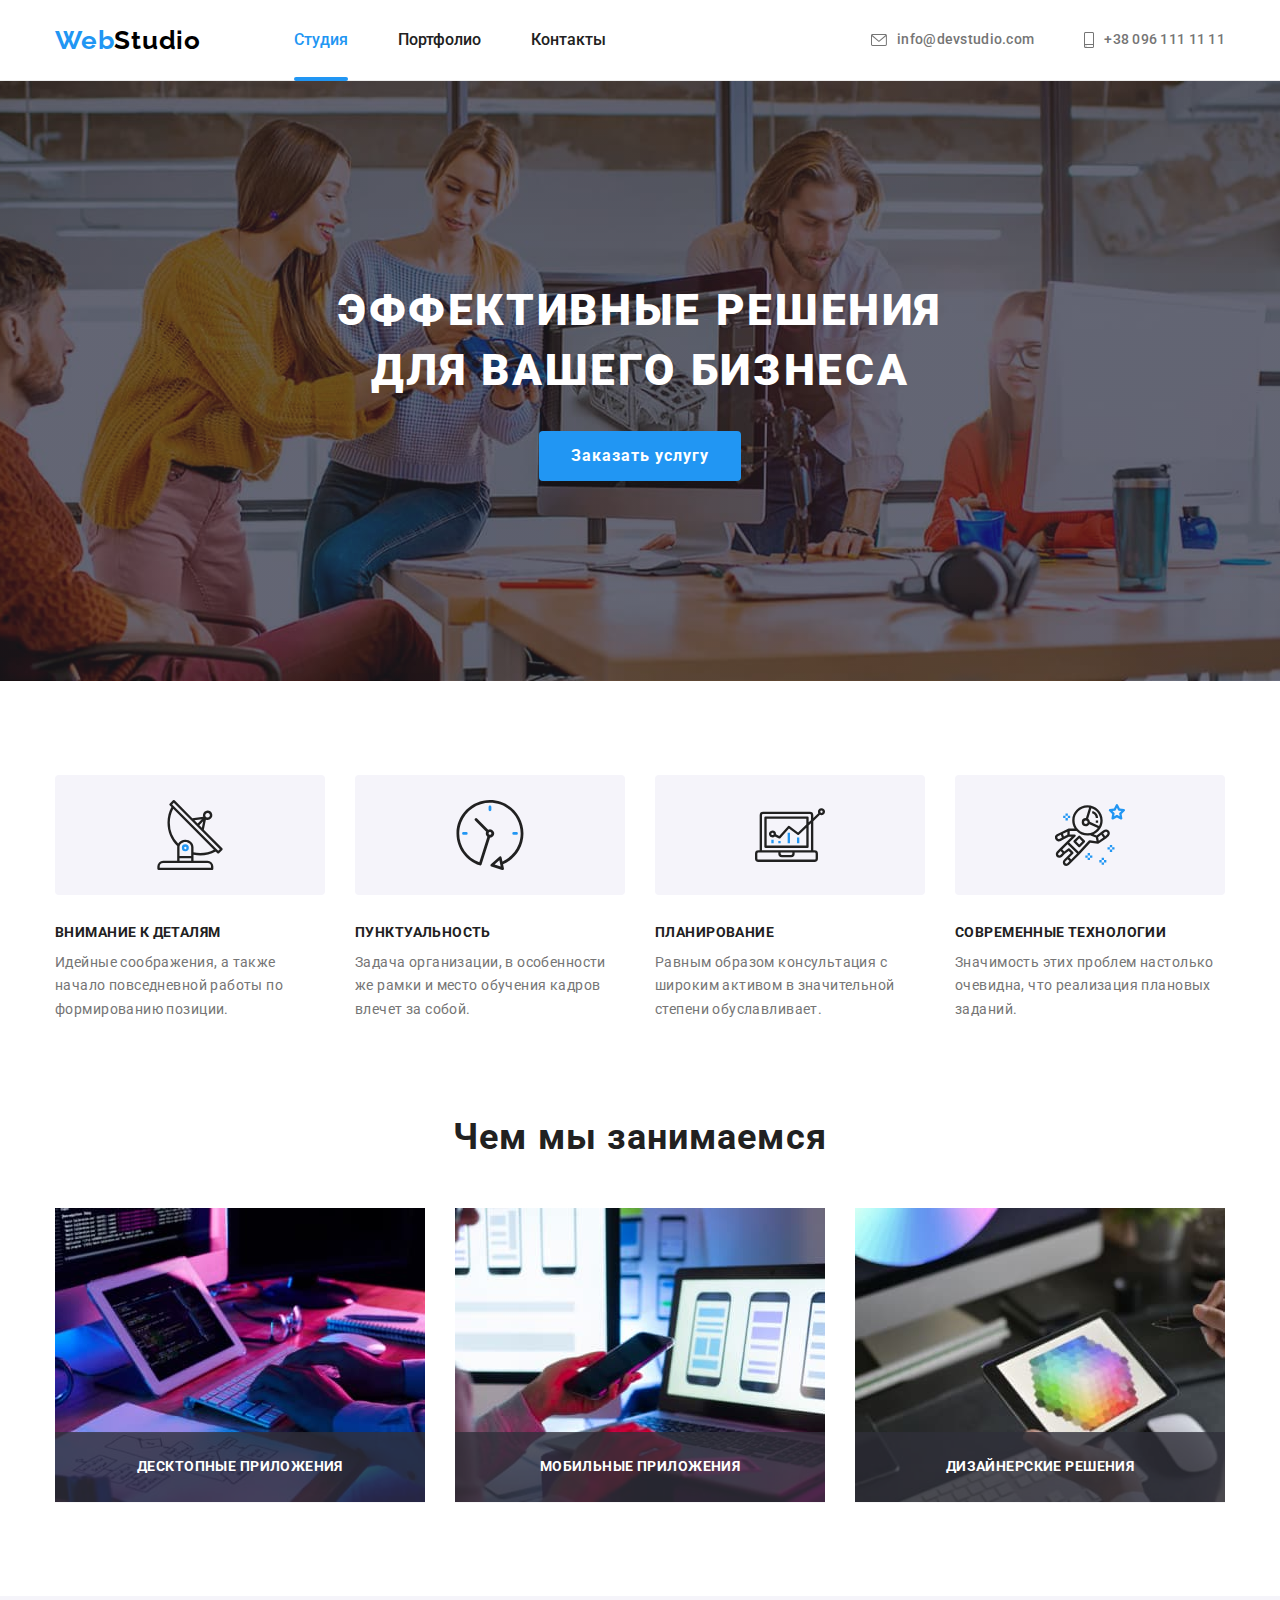
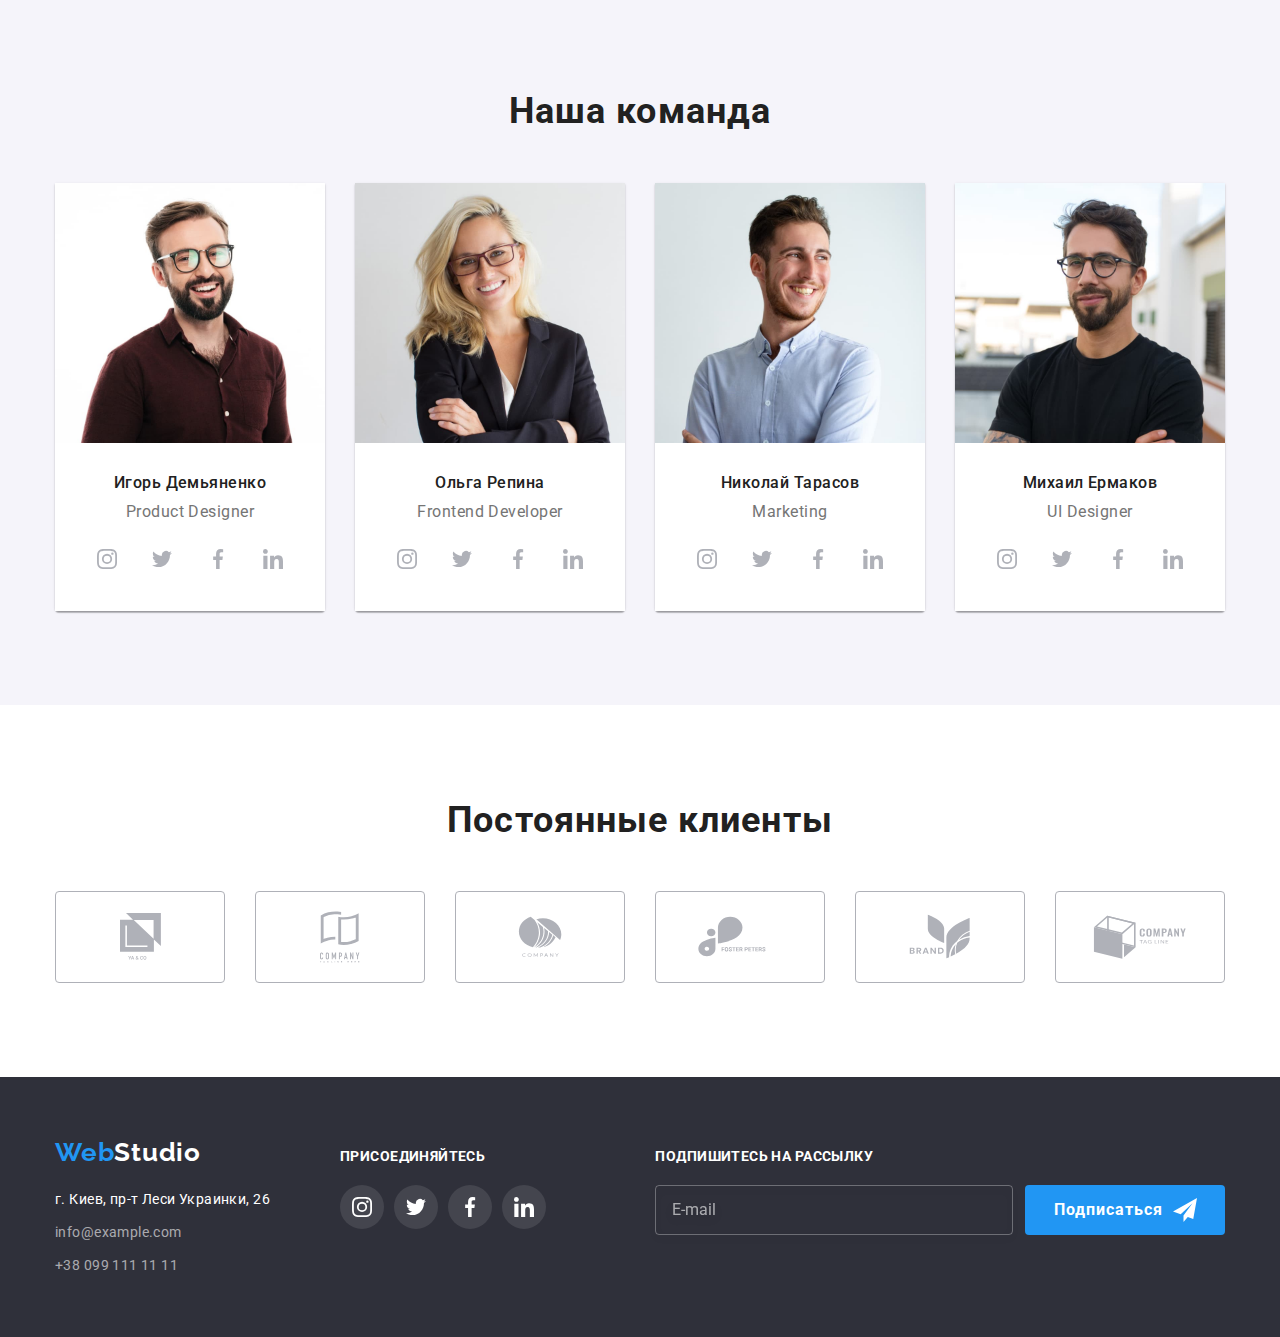
<file: index.html>
<!DOCTYPE html>
<html lang="ru">
<head>
    <meta charset="UTF-8">
    <meta http-equiv="X-UA-Compatible" content="IE=edge">
    <meta name="viewport" content="width=device-width, initial-scale=1.0">
    <title lang="en">Studio</title>
    <link rel="stylesheet" href="https://cdnjs.cloudflare.com/ajax/libs/modern-normalize/1.0.0/modern-normalize.min.css"/>
    <link rel="preconnect" href="https://fonts.gstatic.com">
    <link href="https://fonts.googleapis.com/css2?family=Raleway:wght@700&family=Roboto:wght@400;500;700;900&display=swap"
        rel="stylesheet">
    <link rel="stylesheet" href="./css/styles.css">
</head>
<body>
    <header class="menu">
        <div class="container">
            <nav class="nav-section">
                <a class="logo link" href="index.html"><span lang="en">Web</span><span lang="en"
                        class="header-studio">Studio</span></a>
                <ul class="site-nav list">
                    <li class="item"><a href="" class="nav-list-item current link">Студия</a></li>
                    <li class="item"><a href="portfolio.html" class="nav-list-item link">Портфолио</a></li>
                    <li class="item"><a href="" class="nav-list-item link">Контакты</a></li>
                </ul>
            </nav>
        <!--contacts-->
            <ul class="contact-list list">
                <li class="item">
                    <a href="mailto:info@devstudio.com" class="contact-list-item link">
                        <svg class="icon-envelope">
                            <use href="./images/icons.svg#icon-envelope"></use>
                        </svg>
                    info@devstudio.com
                    </a>
                </li>
                <li class="item">
                    <a href="tel:+380961111111" class="contact-list-item link">
                        <svg class="icon-smartphone">
                            <use href="./images/icons.svg#icon-smartphone"></use>
                        </svg>
                        +38 096 111 11 11
                    </a>
                </li>
            </ul>
        </div>
    </header>
    <main>
        <!--hero-->
            <section class="hero-section">
                <div class="container">
                    <h1 class="hero-title">Эффективные решения для вашего бизнеса</h1>
                    <button class="modal-btn" type="button" data-modal-open>Заказать услугу</button>
                </div>
            </section>
        <!--our_methods-->
            <section class="our-methods-section">
                <div class="container">
                    <h2 class="visually-hidden">our_methods</h2>
                    <ul class="methods-list list">
                        <li class="methods-list-item">
                            <div class="box-icon-methods">
                                <svg class="icon-methods">
                                    <use href="./images/icons.svg#icon-antenna-1"></use>
                                </svg>
                            </div>
                            <h3 class="methods-list-item-title">Внимание к деталям</h3>
                            <p class="methods-list-item-text">Идейные соображения, а также начало повседневной работы по формированию позиции.</p>
                        </li>
                        <li class="methods-list-item">
                            <div class="box-icon-methods">
                                <svg class="icon-methods">
                                    <use href="./images/icons.svg#icon-clock"></use>
                                </svg>
                            </div>
                            <h3 class="methods-list-item-title">Пунктуальность</h3>
                            <p class="methods-list-item-text">Задача организации, в особенности же рамки и место обучения кадров влечет за собой.</p>
                        </li>
                        <li class="methods-list-item">
                            <div class="box-icon-methods">
                                <svg class="icon-methods">
                                    <use href="./images/icons.svg#icon-diagram"></use>
                                </svg>
                            </div>
                            <h3 class="methods-list-item-title">Планирование</h3>
                            <p class="methods-list-item-text">Равным образом консультация с широким активом в значительной степени обуславливает.</p>
                        </li>
                        <li class="methods-list-item">
                            <div class="box-icon-methods">
                                <svg class="icon-methods">
                                    <use href="./images/icons.svg#icon-astronaut"></use>
                                </svg>
                            </div>
                            <h3 class="methods-list-item-title">Современные технологии</h3>
                            <p class="methods-list-item-text">Значимость этих проблем настолько очевидна, что реализация плановых заданий.</p>
                        </li>
                    </ul>
                </div>
            </section>
            <!--tasks-->
            <section class="tasks">
                <div class="container">
                    <h2 class="tasks-command-title">Чем мы занимаемся</h2>
                        <ul class="tasks-images list">
                            <li class="tasks-images-item"><img class="gap" src="./images/tasks/box1.jpeg" alt="разрабочик создет програмный код на компьютере" width="370">
                                <div class="tasks-text">
                                    <p class="tasks-text-item">Десктопные приложения</p>
                                </div>
                            </li>
                            <li class="tasks-images-item"><img class="gap" src="./images/tasks/box2.jpeg" alt="визуализация адаптации отображения приложения на смартфоне" width="370">
                                <div class="tasks-text">
                                    <p class="tasks-text-item">Мобильные приложения</p>
                                </div>
                            </li>
                            <li class="tasks-images-item"><img class="gap" src="./images/tasks/box3.jpeg" alt="работа с выбором цвета на дисплее планшета" width="370">
                                <div class="tasks-text">
                                    <p class="tasks-text-item">Дизайнерские решения</p>
                                </div>
                            </li>
                        </ul>
                </div>
            </section>
        <!--command-->
            <section class="command-section">
                <div class="container">
                    <h2 class="tasks-command-title">Наша команда</h2>
                        <ul class="command-list list">
                            <li class="command-list-item"><img class="thumb-image" src="./images/command/img_0.jpeg" alt="технический специалист Игорь" width="270">
                                <div class="command-thumb">
                                    <h3 class="command-list-item-title">Игорь Демьяненко</h3>
                                    <p class="command-list-item-text" lang="en">Product Designer</p>
                                    <ul class="social-list list">
                                        <li class="social-list-item">
                                            <a href="" class="social-list-link">
                                            <svg class="icon-social-link">
                                                <use href="./images/icons.svg#icon-instagram"></use>
                                            </svg>
                                        </a></li>
                                        <li class="social-list-item">
                                            <a href="" class="social-list-link">
                                            <svg class="icon-social-link">
                                                <use href="./images/icons.svg#icon-twitter"></use>
                                            </svg>
                                        </a></li>
                                        <li class="social-list-item">
                                            <a href="" class="social-list-link">
                                            <svg class="icon-social-link">
                                                <use href="./images/icons.svg#icon-facebook"></use>
                                            </svg>
                                        </a></li>
                                        <li class="social-list-item">
                                            <a href="" class="social-list-link">
                                            <svg class="icon-social-link">
                                                <use href="./images/icons.svg#icon-linkedin"></use>
                                            </svg>
                                        </a></li>
                                    </ul>
                                </div>
                            </li>
                            <li class="command-list-item"><img class="thumb-image" src="./images/command/img_1.jpeg" alt="технический специалист Ольга" width="270">
                                <div class="command-thumb">
                                    <h3 class="command-list-item-title">Ольга Репина</h3>
                                    <p class="command-list-item-text" lang="en">Frontend Developer</p>
                                    <ul class="social-list list">
                                        <li class="social-list-item">
                                            <a href="" class="social-list-link">
                                                <svg class="icon-social-link">
                                                    <use href="./images/icons.svg#icon-instagram"></use>
                                                </svg>
                                            </a>
                                        </li>
                                        <li class="social-list-item">
                                            <a href="" class="social-list-link">
                                                <svg class="icon-social-link">
                                                    <use href="./images/icons.svg#icon-twitter"></use>
                                                </svg>
                                            </a>
                                        </li>
                                        <li class="social-list-item">
                                            <a href="" class="social-list-link">
                                                <svg class="icon-social-link">
                                                    <use href="./images/icons.svg#icon-facebook"></use>
                                                </svg>
                                            </a>
                                        </li>
                                        <li class="social-list-item">
                                            <a href="" class="social-list-link">
                                                <svg class="icon-social-link">
                                                    <use href="./images/icons.svg#icon-linkedin"></use>
                                                </svg>
                                            </a>
                                        </li>
                                    </ul>
                                </div>
                            </li>
                            <li class="command-list-item"><img class="thumb-image" src="./images/command/img_2.jpeg" alt="технический специалист Николай" width="270">
                                <div class="command-thumb">
                                    <h3 class="command-list-item-title">Николай Тарасов</h3>
                                    <p class="command-list-item-text" lang="en">Marketing</p>
                                    <ul class="social-list list">
                                        <li class="social-list-item">
                                            <a href="" class="social-list-link">
                                                <svg class="icon-social-link">
                                                    <use href="./images/icons.svg#icon-instagram"></use>
                                                </svg>
                                            </a>
                                        </li>
                                        <li class="social-list-item">
                                            <a href="" class="social-list-link">
                                                <svg class="icon-social-link">
                                                    <use href="./images/icons.svg#icon-twitter"></use>
                                                </svg>
                                            </a>
                                        </li>
                                        <li class="social-list-item">
                                            <a href="" class="social-list-link">
                                                <svg class="icon-social-link">
                                                    <use href="./images/icons.svg#icon-facebook"></use>
                                                </svg>
                                            </a>
                                        </li>
                                        <li class="social-list-item">
                                            <a href="" class="social-list-link">
                                                <svg class="icon-social-link">
                                                    <use href="./images/icons.svg#icon-linkedin"></use>
                                                </svg>
                                            </a>
                                        </li>
                                    </ul>
                                </div>
                            </li>
                            <li class="command-list-item"><img class="thumb-image" src="./images/command/img_3.jpeg" alt="технический специалист Михаил" width="270">
                                <div class="command-thumb">
                                    <h3 class="command-list-item-title">Михаил Ермаков</h3>
                                    <p class="command-list-item-text" lang="en">UI Designer</p>
                                    <ul class="social-list list">
                                        <li class="social-list-item">
                                            <a href="" class="social-list-link">
                                                <svg class="icon-social-link">
                                                    <use href="./images/icons.svg#icon-instagram"></use>
                                                </svg>
                                            </a>
                                        </li>
                                        <li class="social-list-item">
                                            <a href="" class="social-list-link">
                                                <svg class="icon-social-link">
                                                    <use href="./images/icons.svg#icon-twitter"></use>
                                                </svg>
                                            </a>
                                        </li>
                                        <li class="social-list-item">
                                            <a href="" class="social-list-link">
                                                <svg class="icon-social-link">
                                                    <use href="./images/icons.svg#icon-facebook"></use>
                                                </svg>
                                            </a>
                                        </li>
                                        <li class="social-list-item">
                                            <a href="" class="social-list-link">
                                                <svg class="icon-social-link">
                                                    <use href="./images/icons.svg#icon-linkedin"></use>
                                                </svg>
                                            </a>
                                        </li>
                                    </ul>
                                </div>
                            </li>
                        </ul>
                </div>
            </section>
            <!-- CLIENTS -->
            <section class="clients">
                <div class="container">
                    <h2 class="clients-title">Постоянные клиенты</h2>
                    <ul class="clients-list list">
                        <li class="clients-list-item">
                            <a href="" class="clients-list-link">
                                <svg class="icon-clients" width=41px height=47px>
                                    <use href="./images/icons.svg#icon-group0"></use>
                                </svg>
                            </a>
                        </li>
                        <li class="clients-list-item">
                            <a href="" class="clients-list-link">
                                <svg class="icon-clients" width=40px height=52px>
                                    <use href="./images/icons.svg#icon-group-1"></use>
                                </svg>
                            </a>
                        </li>
                        <li class="clients-list-item">
                            <a href="" class="clients-list-link">
                                <svg class="icon-clients" width=44px height=41px>
                                    <use href="./images/icons.svg#icon-group-2"></use>
                                </svg>
                            </a>
                        </li>
                        <li class="clients-list-item">
                            <a href="" class="clients-list-link">
                                <svg class="icon-clients" width=84px height=41px>
                                    <use href="./images/icons.svg#icon-group-3"></use>
                                </svg>
                            </a>
                        </li>
                        <li class="clients-list-item">
                            <a href="" class="clients-list-link">
                                <svg class="icon-clients" width=62px height=45px>
                                    <use href="./images/icons.svg#icon-group-4"></use>
                                </svg>
                            </a>
                        </li>
                        <li class="clients-list-item">
                            <a href="" class="clients-list-link">
                                <svg class="icon-clients" width=94px height=44px>
                                    <use href="./images/icons.svg#icon-group-5"></use>
                                </svg>
                            </a>
                        </li>
                    </ul>
                </div>
            </section>
    </main>
    <footer class="footer-section">
        <div class="container">
            <div class="footer-basic">
                <a class="logo link" href="index.html"><span lang="en">Web</span><span lang="en" class="footer-studio">Studio</span></a>
                <address class="address-list">
                    <ul class="list">
                        <li class="address-list-item"><a href="https://goo.gl/maps/wNvCTapRVfwGsnRAA" target="_blank" rel="noopener noofferer" class="geoposition link">г. Киев, пр-т Леси Украинки, 26</a></li>
                        <li class="address-list-item"><a href="mailto:info@example.com" class="address-link link">info@example.com</a></li>
                        <li class="address-list-item"><a href="tel:+380991111111" class="address-link link">+38 099 111 11 11</a></li>
                    </ul>
                </address>
            </div>
            <div class="join">
                <h3 class="join-title">присоединяйтесь</h3>
                <ul class="social-list-footer list">
                    <li class="social-list-item-footer">
                        <a href="" class="social-list-link-footer">
                            <svg class="icon-social-link">
                                <use href="./images/icons.svg#icon-instagram"></use>
                            </svg>
                        </a>
                    </li>
                    <li class="social-list-item-footer">
                        <a href="" class="social-list-link-footer">
                            <svg class="icon-social-link">
                                <use href="./images/icons.svg#icon-twitter"></use>
                            </svg>
                        </a>
                    </li>
                    <li class="social-list-item-footer">
                        <a href="" class="social-list-link-footer">
                            <svg class="icon-social-link">
                                <use href="./images/icons.svg#icon-facebook"></use>
                            </svg>
                        </a>
                    </li>
                    <li class="social-list-item-footer">
                        <a href="" class="social-list-link-footer">
                            <svg class="icon-social-link">
                                <use href="./images/icons.svg#icon-linkedin"></use>
                            </svg>
                        </a>
                    </li>
                </ul>
            </div>
            <form class="footer-form">
                <p class="footer-form-head">Подпишитесь на рассылку</p>
                <div class="footer-form-wrapper">
                    <input type="text" class="footer-form-input" name="user-post" placeholder="E-mail" required>
                    <button type="submit" class="footer-form-button">Подписаться
                        <svg class="icon-footer-form">
                            <use>
                            </use>
                        </svg>
                    </button>
                </div>
            </form>
        </div>
    </footer>

    <div class="backdrop is-hidden" data-modal>
        <!-- з класу "бекдроп" тимчасово вирізаний class " is-hidden" -->
        <div class="modal">
            <button type="button" class="close-btn" data-modal-close>
                <svg class="icon-close-btn" width=18px height=18px>
                    <use href="./images/icons.svg#icon-close-black"></use>
                </svg>
            </button>
            <form class="modal-form">
                <p class="modal-form-head">Оставьте свои данные, мы вам перезвоним</p>
                <label class="modal-form-field">
                    Имя
                    <span class="modal-form-input-wrapper">
                        <input type="text" class="modal-form-input" name="user-name" pattern="[a-zA-Zа-яёА-ЯЁ]+" title="Имя должно содержать символы кириллицы или латиницы" required minlength="2">
                        <svg class="icon-input">
                            <use href="./images/icons.svg#icon-person-black"></use>
                        </svg>
                    </span>
                </label>
                <label class="modal-form-field">
                    Телефон
                    <span class="modal-form-input-wrapper">
                        <input type="tel" class="modal-form-input" name="user-tel" pattern="[0-9]{3}-[0-9]{3}-[0-9]{2}-[0-9]{2}" title="096-000-00-00" required>
                        <svg class="icon-input">
                            <use href="./images/icons.svg#icon-phone-black"></use>
                        </svg>
                    </span>
                </label>
                <label class="modal-form-field">
                    Почта
                    <span class="modal-form-input-wrapper">
                        <input type="email" class="modal-form-input" name="user-email" required>
                        <svg class="icon-input">
                            <use href="./images/icons.svg#icon-email-black"></use>
                        </svg>
                    </span>
                </label>
                <label class="modal-form-field">
                    Комментарий
                    <textarea name="user-message" class="modal-form-message" placeholder="Введите текст"></textarea>
                </label>
                <input type="checkbox" class="modal-form-checkbox visually-hidden" id="accept-policy">
                <label for="accept-policy" class="modal-form-checkbox-label">
                    Соглашаюсь с рассылкой и принимаю&nbsp;
                    <a href="#" class="modal-form-label-link">Условия договора</a>
                </label>
                <button type="submit" class="modal-form-button">Отправить</button>
            </form>
        </div>
    </div>
    <script src="./js/modal.js"></script>
    <!-- тимчасово закоментовано для створення форми -->
</body>
</html>
</file>
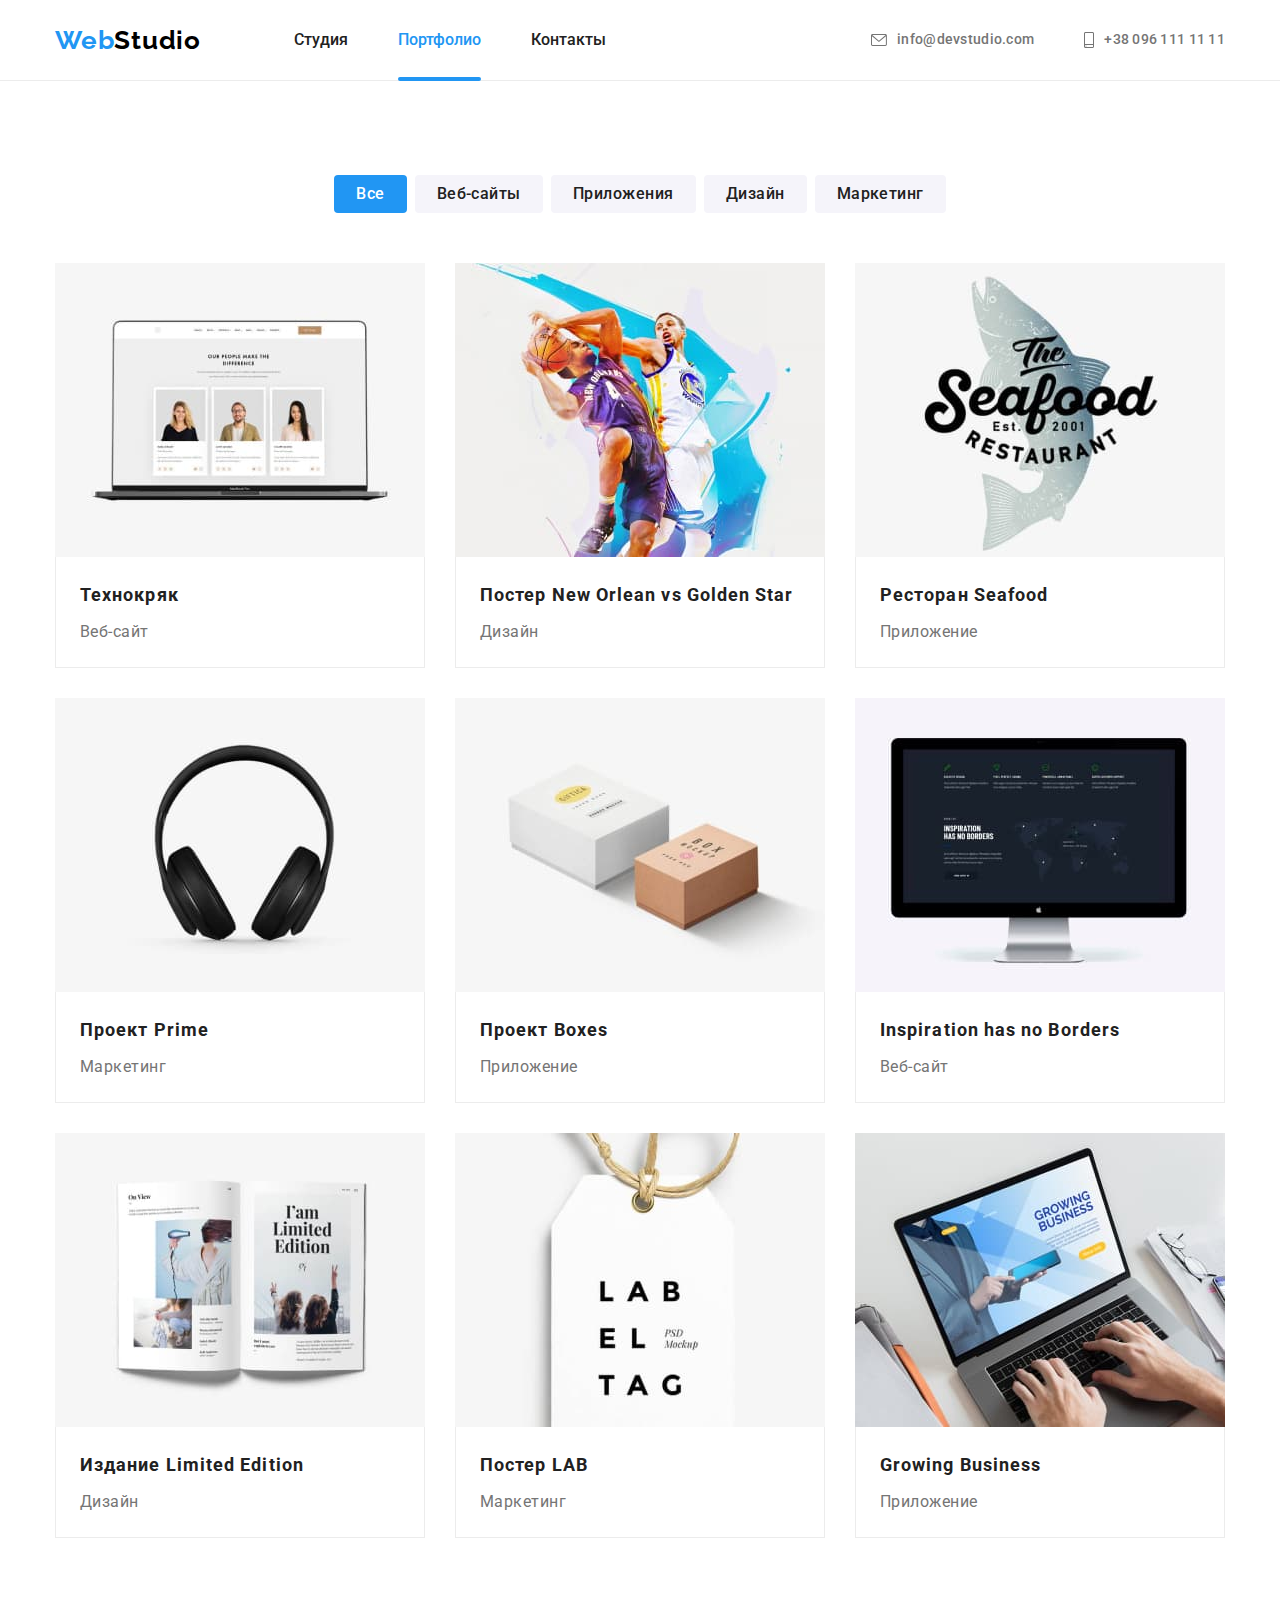
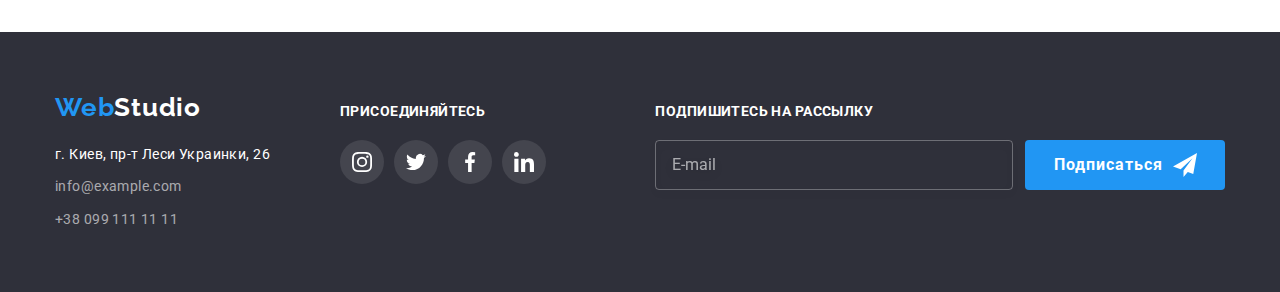
<file: portfolio.html>
<!DOCTYPE html>
<html lang="ru">
<head>
    <meta charset="UTF-8">
    <meta http-equiv="X-UA-Compatible" content="IE=edge">
    <meta name="viewport" content="width=device-width, initial-scale=1.0">
    <title lang="en">Studio</title>
    <link rel="preconnect" href="https://fonts.gstatic.com">
    <link href="https://fonts.googleapis.com/css2?family=Raleway:wght@700&family=Roboto:wght@400;500;700;900&display=swap"
        rel="stylesheet">
    <link rel="stylesheet" href="https://cdnjs.cloudflare.com/ajax/libs/modern-normalize/1.0.0/modern-normalize.min.css" />
    <link rel="stylesheet" href="./css/styles.css">
</head>
<body>
    <header class="menu">
        <div class="container">
            <nav class="nav-section">
                <a class="logo link" href="index.html"><span lang="en">Web</span><span lang="en"
                        class="header-studio">Studio</span></a>
                <ul class="site-nav list">
                    <li class="item"><a href="index.html" class="nav-list-item link">Студия</a></li>
                    <li class="item"><a href="" class="nav-list-item current link">Портфолио</a></li>
                    <li class="item"><a href="" class="nav-list-item link">Контакты</a></li>
                </ul>
            </nav>
            <!--contacts-->
            <ul class="contact-list list">
                <li class="item">
                    <a href="mailto:info@devstudio.com" class="contact-list-item link">
                        <svg class="icon-envelope">
                            <use href="./images/icons.svg#icon-envelope"></use>
                        </svg>
                        info@devstudio.com
                    </a>
                </li>
                <li class="item">
                    <a href="tel:+380961111111" class="contact-list-item link">
                        <svg class="icon-smartphone">
                            <use href="./images/icons.svg#icon-smartphone"></use>
                        </svg>
                        +38 096 111 11 11
                    </a>
                </li>
            </ul>
        </div>
    </header>
    <main>
        <!-- filter -->
      <section class="port">
          <div class="container">
            <h1 class="visually-hidden">portfolio</h1>
                <h2 class="visually-hidden">filter</h2>
                    <ul class="btn-portfolio list">
                        <li class="btn-portfolio-item"><button class="modal-btn-portfolio current" type="button">Все</button></li>
                        <li class="btn-portfolio-item"><button class="modal-btn-portfolio" type="button">Веб-сайты</button></li>
                        <li class="btn-portfolio-item"><button class="modal-btn-portfolio" type="button">Приложения</button></li>
                        <li class="btn-portfolio-item"><button class="modal-btn-portfolio" type="button">Дизайн</button></li>
                        <li class="btn-portfolio-item"><button class="modal-btn-portfolio" type="button">Маркетинг</button></li>
                    </ul>
            <!-- menu -->
                <h2 class="visually-hidden">projects</h2>
                    <ul class="thumb-list list">
                        <li class="thumb">
                            <a href="" class="thumb-link link">
                                <div class="thumb-box">
                                    <img class="thumb-image" src="./images/port/img-0.jpeg" alt="наши специалисты">
                                    <p class="overlay">Технокряк это современная площадка распространения коронавируса. Компании используют эту платформу для цифрового шпионажа и атак на защищённые сервера конкурентов.</p>
                                </div>
                                <div class="thumb-text">
                                    <h3>Технокряк</h3>
                                    <p>Веб-сайт</p>
                                </div>
                            </a>
                        </li>
                        <li class="thumb">
                            <a href="" class="thumb-link link">
                                <div class="thumb-box">
                                    <img class="thumb-image" src="./images/port/img-1.jpeg" alt="игра в баскетбол">
                                    <p class="overlay">Технокряк это современная площадка распространения коронавируса. Компании используют эту платформу для цифрового шпионажа и атак на защищённые сервера конкурентов.</p>
                                </div>
                                <div class="thumb-text">
                                    <h3>Постер <span lang="en">New Orlean vs Golden Star</span></h3>
                                    <p>Дизайн</p>
                                </div>
                            </a>
                        </li>
                        <li class="thumb">
                            <a href="" class="thumb-link link">
                                <div class="thumb-box">
                                    <img class="thumb-image" src="./images/port/img-2.jpeg" alt="логотип рыбного ресторана">
                                    <p class="overlay">Технокряк это современная площадка распространения коронавируса. Компании используют эту платформу для цифрового шпионажа и атак на защищённые сервера конкурентов.</p>
                                </div>
                                <div class="thumb-text">
                                    <h3>Ресторан <span lang="en">Seafood</span></h3>
                                    <p>Приложение</p>
                                </div>
                            </a>
                        </li>
                        <li class="thumb">
                            <a href="" class="thumb-link link">
                                <div class="thumb-box">
                                    <img class="thumb-image" src="./images/port/img-3.jpeg" alt="наушники">
                                    <p class="overlay">Технокряк это современная площадка распространения коронавируса. Компании используют эту платформу для цифрового шпионажа и атак на защищённые сервера конкурентов.</p>
                                </div>
                                <div class="thumb-text">
                                    <h3>Проект <span lang="en">Prime</span></h3>
                                    <p>Маркетинг</p>
                                </div>
                            </a>
                        </li>
                        <li class="thumb">
                            <a href="" class="thumb-link link">
                                <div class="thumb-box">
                                    <img class="thumb-image" src="./images/port/img-4.jpeg" alt="коробки">
                                    <p class="overlay">Технокряк это современная площадка распространения коронавируса. Компании используют эту платформу для цифрового шпионажа и атак на защищённые сервера конкурентов.</p>
                                </div>
                                <div class="thumb-text">
                                    <h3>Проект <span lang="en">Boxes</span></h3>
                                    <p>Приложение</p>
                                </div>
                            </a>
                        </li>
                        <li class="thumb">
                            <a href="" class="thumb-link link">
                                <div class="thumb-box">
                                    <img class="thumb-image" src="./images/port/img-5.jpeg" alt="монитор">
                                    <p class="overlay">Технокряк это современная площадка распространения коронавируса. Компании используют эту платформу для цифрового шпионажа и атак на защищённые сервера конкурентов.</p>
                                </div>
                                <div class="thumb-text">
                                    <h3><span lang="en">Inspiration has no Borders</span></h3>
                                    <p>Веб-сайт</p>
                                </div>
                            </a>
                        </li>
                        <li class="thumb">
                            <a href="" class="thumb-link link">
                                <div class="thumb-box">
                                    <img class="thumb-image" src="./images/port/img-6.jpeg" alt="журнал">
                                    <p class="overlay">Технокряк это современная площадка распространения коронавируса. Компании используют эту платформу для цифрового шпионажа и атак на защищённые сервера конкурентов.</p>
                                </div>
                                <div class="thumb-text">
                                    <h3>Издание <span lang="en">Limited Edition</span></h3>
                                    <p>Дизайн</p>
                                </div>
                            </a>
                        </li>
                        <li class="thumb">
                            <a href="" class="thumb-link link">
                                <div class="thumb-box">
                                    <img class="thumb-image" src="./images/port/img-7.jpeg" alt="этикетка">
                                    <p class="overlay">Технокряк это современная площадка распространения коронавируса. Компании используют эту платформу для цифрового шпионажа и атак на защищённые сервера конкурентов.</p>
                                </div>
                                <div class="thumb-text">
                                    <h3>Постер <span lang="en">LAB</span></h3>
                                    <p>Маркетинг</p>
                                </div>
                            </a>
                        </li>
                        <li class="thumb">
                            <a href="" class="thumb-link link">
                                <div class="thumb-box">
                                    <img class="thumb-image" src="./images/port/img-8.jpeg" alt="лэптоп">
                                    <p class="overlay">Технокряк это современная площадка распространения коронавируса. Компании используют эту платформу для цифрового шпионажа и атак на защищённые сервера конкурентов.</p>
                                </div>
                                
                                <div class="thumb-text">
                                    <h3><span lang="en">Growing Business</span></h3>
                                    <p>Приложение</p>
                                </div>
                            </a>
                        </li>
                    </ul>
            </div>
      </section>
    </main>
    <footer class="footer-section">
        <div class="container">
            <div class="footer-basic">
                <a class="logo link" href="index.html"><span lang="en">Web</span><span lang="en"
                        class="footer-studio">Studio</span></a>
                <address class="address-list">
                    <ul class="list">
                        <li class="address-list-item"><a href="https://goo.gl/maps/wNvCTapRVfwGsnRAA" target="_blank"
                                rel="noopener noofferer" class="geoposition link">г. Киев, пр-т Леси Украинки, 26</a></li>
                        <li class="address-list-item"><a href="mailto:info@example.com"
                                class="address-link link">info@example.com</a></li>
                        <li class="address-list-item"><a href="tel:+380991111111" class="address-link link">+38 099 111 11
                                11</a></li>
                    </ul>
                </address>
            </div>
            <div class="join">
                <h3 class="join-title">присоединяйтесь</h3>
                <ul class="social-list-footer list">
                    <li class="social-list-item-footer">
                        <a href="" class="social-list-link-footer">
                            <svg class="icon-social-link">
                                <use href="./images/icons.svg#icon-instagram"></use>
                            </svg>
                        </a>
                    </li>
                    <li class="social-list-item-footer">
                        <a href="" class="social-list-link-footer">
                            <svg class="icon-social-link">
                                <use href="./images/icons.svg#icon-twitter"></use>
                            </svg>
                        </a>
                    </li>
                    <li class="social-list-item-footer">
                        <a href="" class="social-list-link-footer">
                            <svg class="icon-social-link">
                                <use href="./images/icons.svg#icon-facebook"></use>
                            </svg>
                        </a>
                    </li>
                    <li class="social-list-item-footer">
                        <a href="" class="social-list-link-footer">
                            <svg class="icon-social-link">
                                <use href="./images/icons.svg#icon-linkedin"></use>
                            </svg>
                        </a>
                    </li>
                </ul>
            </div>
            <form class="footer-form">
                <p class="footer-form-head">Подпишитесь на рассылку</p>
                <div class="footer-form-wrapper">
                    <input type="text" class="footer-form-input" name="user-post" placeholder="E-mail">
                    <button type="submit" class="footer-form-button">Подписаться
                        <svg class="icon-footer-form">
                            <use>
                            </use>
                        </svg>
                    </button>
                </div>
            </form>
        </div>
    </footer>
</body>

</html>
</file>
<file: css/styles.css>
/* ============ styles for root ============ */
/* черный цвет текста логотипа #000000 */
/* цвет заголовков #212121 */
/* цвет абзацев #757575 */
/* посвечивание активных страниц, а также при ховере и фокусе цвет #2196f3*/
/* цвет #FFFFFF изменение цвета текста при ховере и фокусе; цвет фона блока "навигация" */
/* цвет фона героя и футера 2F303A */
/* цвет фона секции "команда" */
/* цвет текста с прозрачностью в футере rgba(255, 255, 255, 0.6)*/
/* зазор между карточками в 30 пикселей "card-gap"*/
/* цвет границы хедера и карточек портфолио --line-color: rgba(236, 236, 236, 1) */
/* цвет символов иконок rgba(175, 177, 184, 1) */
/* время перехода 250ms */
/* функция перехода cubic-bezier(0.4, 0, 0.2, 1) */
/* цвет фона под блоком текста в карточках tasks */
:root {
  --logo-black-textcolor: #000000;
  --title-textcolor: #212121;
  --paragraph-textcolor: #757575;
  --theme-textcolor: #2196f3;
  --hover-textcolor: #ffffff;
  --main-background-color: #2f303a;
  --command-section-background-color: #f5f4fa;
  --footer-contacts-textcolor: rgba(255, 255, 255, 0.6);
  --card-gap: 30px;
  --line-color: rgba(236, 236, 236, 1);
  --icon-symbol-color: rgba(175, 177, 184, 1);
  --time-transition-duration: 250ms;
  --timing-function: cubic-bezier(0.4, 0, 0.2, 1);
  --tasks-text-background: rgba(47, 48, 58, 0.8);
}
/* COMPONENTS */
.container {
  width: 1200px;
  margin-left: auto;
  margin-right: auto;
  padding-left: 15px;
  padding-right: 15px;
}
.visually-hidden {
  position: absolute;
  clip: rect(0 0 0 0);
  width: 1px;
  height: 1px;
  margin: -1px;
}
/* END COMPONENTS */
/* ============ styles for body ============ */
.list {
  list-style: none;
}
.link {
  text-decoration: none;
}
body {
  font-family: "Roboto", sans-serif;
}
h1,
h2,
h3,
h4,
h5,
h6,
p,
ul {
  margin-top: 0px;
  margin-bottom: 0px;
  padding-left: 0px;
}
/* обнуление свойств кнопки */
.button,
.modal-btn,
.modal-btn-portfolio {
  border: none;
  background: transparent;
  color: inherit;
  font-family: inherit;
  cursor: pointer;
}
/* обнуление свойств изображений */
.img {
  max-width: 100%;
  height: auto;
}
/* ============ styles for header ============ */
.contact-list-item,
.contact-list,
.site-nav,
.nav-section,
.menu .container {
  display: flex;
  align-items: center;
}
.menu {
  border-bottom: var(--line-color) solid 1px;
}
.logo {
  font-family: "Raleway";
  font-weight: 700;
  font-size: 26px;
  line-height: 1.19;
  letter-spacing: 0.03em;
  color: var(--theme-textcolor);
}
.header-studio {
  color: var(--logo-black-textcolor);
}
.site-nav {
  margin-left: 93px;
}
.nav-list-item,
.contact-list-item {
  transition-property: color;
  transition-duration: var(--time-transition-duration);
  transition-timing-function: var(--timing-function);
  font-weight: 500;
  padding: 32px 0px;
}
.nav-list-item {
  position: relative;
  color: var(--title-textcolor);
}
.nav-list-item:hover,
.nav-list-item:focus {
  color: var(--theme-textcolor);
}
.contact-list-item {
  font-size: 14px;
  line-height: 1.14;
  letter-spacing: 0.02em;
  color: var(--paragraph-textcolor);
}
.contact-list-item:hover,
.contact-list-item:focus {
  color: var(--theme-textcolor);
}
.site-nav .nav-list-item.current {
  color: var(--theme-textcolor);
}
.nav-list-item.current::after {
  position: absolute;
  content: "";
  bottom: 0;
  left: 0;
  width: 100%;
  height: 4px;
  border-radius: 2px;
  background-color: #2196f3;
}
.site-nav .item:not(:last-child) {
  margin-right: 50px;
}
.contact-list {
  margin-left: auto;
}
.contact-list .item:not(:last-child) {
  margin-right: 50px;
}
.icon-envelope {
  width: 16px;
  height: 12px;
  margin-right: 10px;
  fill: currentColor;
}
.icon-smartphone {
  width: 10px;
  height: 16px;
  margin-right: 10px;
  fill: currentColor;
}
/* ============ styles for hero ============ */
.hero-section {
  text-align: center;
  padding-top: 200px;
  padding-bottom: 200px;
  margin: 0 auto;
  max-width: 100%;
  background-color: var(--main-background-color);
  background-image: linear-gradient(
      rgba(47, 48, 58, 0.4),
      rgba(47, 48, 58, 0.4)
    ),
    url(../images/hat/Img-hat.jpeg);
  background-position: center;
  background-repeat: no-repeat;
  background-size: cover;
}
.hero-section .container {
  width: 696px;
}
.hero-title {
  font-weight: 900;
  font-size: 44px;
  line-height: 1.36;
  letter-spacing: 0.06em;
  text-transform: uppercase;
  color: var(--hover-textcolor);
}
.modal-btn {
  transition-property: background-color;
  transition-duration: var(--time-transition-duration);
  transition-timing-function: var(--timing-function);
  padding: 10px 32px;
  margin-top: var(--card-gap);
  border-radius: 4px;
  font-weight: 700;
  font-size: 16px;
  line-height: 1.87;
  letter-spacing: 0.06em;
  color: var(--hover-textcolor);
  background-color: var(--theme-textcolor);
}
.modal-btn:hover,
.modal-btn:focus {
  background-color: #188ce8;
}
/* ============ styles for our_methods ============ */
.our-methods-section {
  padding-top: 94px;
}
.methods-list {
  display: flex;
  margin-left: calc(-1 * var(--card-gap));
  padding: 0;
}
.methods-list-item {
  flex-basis: calc(100% / 4 - var(--card-gap));
  margin-left: var(--card-gap);
}
.methods-list-item-title {
  font-weight: 700;
  font-size: 14px;
  line-height: 1.14;
  letter-spacing: 0.03em;
  text-transform: uppercase;
  color: var(--title-textcolor);
}
.methods-list-item-text {
  margin-top: 10px;
  font-size: 14px;
  line-height: 1.71;
  letter-spacing: 0.03em;
  color: var(--paragraph-textcolor);
}
.icon-methods {
  width: 70px;
  height: 70px;
}
.box-icon-methods {
  display: flex;
  justify-content: center;
  align-items: center;
  width: 270px;
  height: 120px;
  margin-bottom: 30px;
  background: var(--command-section-background-color);
  border-radius: 4px;
}
/* ============ styles for tasks ============ */
.tasks {
  text-align: center;
  padding: 94px 0px;
}
.tasks-images {
  display: flex;
  margin-top: 50px;
  margin-left: calc(-1 * var(--card-gap));
}
.tasks-images-item {
  position: relative;
  margin-left: var(--card-gap);
}
.tasks-images > .tasks-images-item {
  flex-basis: calc((100% / 3) - var(--card-gap));
}
.tasks-images-item .gap {
  display: block;
}
.tasks-text {
  position: absolute;
  width: 100%;
  transform: translateY(-100%);
  padding: 27px 27px;
  background-color: var(--tasks-text-background);
}
.tasks-text-item {
  font-weight: 700;
  font-size: 14px;
  line-height: 1.14;
  text-align: center;
  letter-spacing: 0.03em;
  text-transform: uppercase;
  color: var(--hover-textcolor);
}
/* ============ styles for command ============ */
.command-section {
  padding-top: 94px;
  padding-bottom: 94px;
  width: 1600px;
  max-width: 100%;
  margin: 0 auto;
  background-color: var(--command-section-background-color);
}
.command-thumb {
  padding: 30px;
  background-color: var(--hover-textcolor);
}
.tasks-command-title {
  text-align: center;
  font-weight: 700;
  font-size: 36px;
  line-height: 1.17;
  letter-spacing: 0.03em;
  color: var(--title-textcolor);
}
.command-list {
  display: flex;
  margin-top: 50px;
  margin-left: calc(-1 * var(--card-gap));
}
.command-list > .command-list-item {
  flex-basis: calc((100% / 3) - var(--card-gap));
}
.command-list-item {
  text-align: center;
  box-shadow: 0px 1px 3px rgba(0, 0, 0, 0.12), 0px 1px 1px rgba(0, 0, 0, 0.14),
    0px 2px 1px rgba(0, 0, 0, 0.2);
  border-radius: 0px 0px 4px 4px;
  margin-left: var(--card-gap);
}
.command-list-item-title {
  font-weight: 500;
  font-size: 16px;
  line-height: 1.19;
  letter-spacing: 0.03em;
  color: var(--title-textcolor);
}
.command-list-item-text {
  margin-top: 10px;
  font-size: 16px;
  line-height: 1.19;
  letter-spacing: 0.03em;
  color: var(--paragraph-textcolor);
}
.social-list {
  display: flex;
  justify-content: space-between;
  margin-top: 16px;
}
.social-list-link {
  transition-property: background-color, fill;
  transition-duration: var(--time-transition-duration);
  transition-timing-function: var(--timing-function);
  display: flex;
  align-items: center;
  justify-content: center;
  width: 44px;
  height: 44px;
  border-radius: 50%;
  background-color: var(--card-gap);
  fill: var(--icon-symbol-color);
}
.social-list-link:hover,
.social-list-link:focus {
  background-color: var(--theme-textcolor);
  fill: var(--hover-textcolor);
}
.icon-social-link {
  width: 20px;
  height: 20px;
}
/* ============ styles for CLIENTS ============ */
.clients {
  padding-top: 94px;
  padding-bottom: 94px;
}
.clients-title {
  font-weight: 700;
  font-size: 36px;
  line-height: 1.17;
  text-align: center;
  letter-spacing: 0.03em;
  color: var(--title-textcolor);
}
.clients-list {
  display: flex;
  margin-top: 50px;
  justify-content: space-between;
}
.clients-list-link {
  transition-property: fill, border-color;
  transition-duration: var(--time-transition-duration);
  transition-timing-function: var(--timing-function);
  display: flex;
  align-items: center;
  justify-content: center;
  width: 170px;
  height: 92px;
  border: 1px solid #afb1b8;
  box-sizing: border-box;
  border-radius: 4px;
  fill: var(--icon-symbol-color);
}
.clients-list-link:hover,
.clients-list-link:focus {
  fill: var(--theme-textcolor);
  border-color: var(--theme-textcolor);
}
/* ============ styles for footer ============ */
.footer-section {
  padding: 60px 0px;
  width: 1600px;
  max-width: 100%;
  margin: 0 auto;
  background-color: var(--main-background-color);
}
.footer-studio {
  color: var(--hover-textcolor);
}
.address-list {
  margin-top: 20px;
  font-style: inherit;
}
.geoposition,
.address-link {
  font-weight: 400;
  font-size: 14px;
  line-height: 1.71;
  letter-spacing: 0.03em;
}
.geoposition {
  transition-property: color;
  transition-duration: var(--time-transition-duration);
  transition-timing-function: var(--timing-function);
  color: var(--hover-textcolor);
}
.geoposition:hover,
.geoposition:focus {
  color: var(--theme-textcolor);
}
.address-link {
  transition-property: color;
  transition-duration: var(--time-transition-duration);
  transition-timing-function: var(--timing-function);
  color: var(--footer-contacts-textcolor);
}
.address-link:hover,
.address-link:focus {
  color: var(--theme-textcolor);
}
.address-list-item {
  margin-top: 9px;
}
.address-list-item:first-child {
  margin-top: 0;
}
.social-list {
  display: flex;
  justify-content: space-between;
  margin-top: 16px;
}
.footer-section .container {
  display: flex;
  align-items: baseline;
}
.join {
  margin-left: 70px;
}
.join-title {
  text-transform: uppercase;
  font-weight: 700;
  font-size: 14px;
  line-height: 1.14;
  letter-spacing: 0.03em;
  color: var(--hover-textcolor);
}
.social-list-footer {
  display: flex;
  margin-top: 20px;
}
.social-list-item-footer:not(:last-child) {
  margin-right: 10px;
}
.social-list-link-footer {
  transition-property: background-color;
  transition-duration: var(--time-transition-duration);
  transition-timing-function: var(--timing-function);
  display: flex;
  align-items: center;
  justify-content: center;
  width: 44px;
  height: 44px;
  border-radius: 50%;
  background-color: rgba(255, 255, 255, 0.1);
  fill: var(--hover-textcolor);
}
.social-list-link-footer:hover,
.social-list-link-footer:focus {
  background-color: var(--theme-textcolor);
}
/* ============ styles for PAGE portfolio ============ */
.port {
  padding-top: 94px;
  padding-bottom: 94px;
}
.btn-portfolio {
  display: flex;
  justify-content: center;
  margin-bottom: 50px;
}
.modal-btn-portfolio {
  transition-property: color, background-color, box-shadow;
  transition-duration: var(--time-transition-duration);
  transition-timing-function: var(--timing-function);
  padding: 6px 22px;
  border-radius: 4px;
  font-weight: 500;
  font-size: 16px;
  line-height: 1.62;
  text-align: center;
  letter-spacing: 0.03em;
  color: var(--title-textcolor);
  background-color: var(--command-section-background-color);
}
.modal-btn-portfolio:hover,
.modal-btn-portfolio:focus {
  color: var(--hover-textcolor);
  background-color: var(--theme-textcolor);
  box-shadow: 0px 3px 1px rgba(0, 0, 0, 0.1), 0px 1px 2px rgba(0, 0, 0, 0.08),
    0px 2px 2px rgba(0, 0, 0, 0.12);
}
.btn-portfolio > .btn-portfolio-item:not(:last-child) {
  margin-right: 8px;
}
.btn-portfolio .modal-btn-portfolio.current {
  background-color: var(--theme-textcolor);
  color: var(--hover-textcolor);
}
.thumb-text h3 {
  font-weight: 700;
  font-size: 18px;
  line-height: 2;
  letter-spacing: 0.06em;
  color: var(--title-textcolor);
}
.thumb-text p {
  margin-top: 4px;
  font-weight: 400;
  font-size: 16px;
  line-height: 1.87;
  letter-spacing: 0.03em;
  color: var(--paragraph-textcolor);
}
.thumb-list {
  display: flex;
  flex-wrap: wrap;
  margin-left: calc(-1 * var(--card-gap));
  margin-top: calc(-1 * var(--card-gap));
}
.thumb-list .thumb {
  margin-left: var(--card-gap);
  margin-top: var(--card-gap);
  flex-basis: calc((100% / 3) - var(--card-gap));
}
.thumb-link {
  display: block;
  transition-property: box-shadow;
  transition-duration: var(--time-transition-duration);
  transition-timing-function: var(--timing-function);
}
.thumb-link:hover,
.thumb-link:focus {
  box-shadow: 0px 1px 1px rgba(0, 0, 0, 0.12), 0px 4px 4px rgba(0, 0, 0, 0.06),
    1px 4px 6px rgba(0, 0, 0, 0.16);
}
.thumb-image {
  display: block;
  width: 100%;
}
.thumb-text {
  padding: 20px 24px;
  border: var(--line-color) solid 1px;
  border-top: 0;
}
.thumb-box {
  position: relative;
  overflow: hidden;
}
.overlay {
  position: absolute;
  top: 0;
  left: 0;
  width: 100%;
  height: 100%;
  overflow: auto;
  padding: 63px 24px;
  background-color: rgba(33, 150, 243, 0.9);
  font-weight: 400;
  font-size: 18px;
  line-height: 1.56;
  letter-spacing: 0.03em;
  color: var(--hover-textcolor);

  transition-property: transform;
  transform: translateY(100%);
  transition: transform var(--time-transition-duration) linear;
}
.thumb-link:hover .overlay,
.thumb-link:focus .overlay {
  transform: translateY(0%);
}
/* ============ styles for MODAL WINDOW ============ */
.backdrop {
  position: fixed;
  top: 0;
  left: 0;
  width: 100vw;
  height: 100vh;
  background-color: rgba(0, 0, 0, 0.7);

  opacity: 1;
  visibility: visible;
  pointer-events: auto;

  transition: opacity 500ms linear, visibility 500ms linear;
}
.modal {
  position: absolute;
  left: 50%;
  top: 50%;
  transform: translate(-50%, -50%);
  width: 528px;
  height: 580px;
  background-color: var(--hover-textcolor);
  padding: 40px;
}
.close-btn {
  transition-property: fill;
  transition-duration: var(--time-transition-duration);
  transition-timing-function: var(--timing-function);
  display: flex;
  align-items: center;
  justify-content: center;
  position: absolute;
  top: 8px;
  right: 8px;
  width: 30px;
  height: 30px;
  border-radius: 50%;
  border: 1px solid rgba(0, 0, 0, 0.1);
  background-color: transparent;
  cursor: pointer;
  padding: 0;
}
.close-btn:hover,
.close-btn:focus {
  fill: var(--theme-textcolor);
}
.is-hidden {
  opacity: 0;
  visibility: hidden;
  pointer-events: none;
}
.modal-form {
  display: flex;
  flex-direction: column;
}
.modal-form-head {
  font-weight: 700;
  font-size: 20px;
  line-height: 1.15;
  text-align: center;
  letter-spacing: 0.03em;
  color: var(--title-textcolor);
}
.modal-form-field {
  margin-top: 12px;
  font-weight: 400;
  font-size: 12px;
  line-height: 1.17;
  letter-spacing: 0.01em;
  color: var(--paragraph-textcolor);
}
.modal-form-input {
  transition-property: border-color;
  transition-duration: var(--time-transition-duration);
  transition-timing-function: var(--timing-function);
  width: 100%;
  border: 1px solid #2196f3;
  border-radius: 4px;
  height: 40px;
  border: none;
  border: 1px solid rgba(33, 33, 33, 0.2);
  box-sizing: border-box;
  border-radius: 4px;
  padding-left: 42px;
}
.modal-form-input:focus {
  outline: none;
  border-color: rgba(33, 150, 243, 1);
}
.modal-form-input:focus + .icon-input {
  fill: var(--theme-textcolor);
}
.modal-form-input-wrapper {
  position: relative;
  display: block;
  margin-top: 4px;
}
.icon-input {
  transition-property: fill;
  transition-duration: var(--time-transition-duration);
  transition-timing-function: var(--timing-function);
  position: absolute;
  top: 50%;
  transform: translateY(-50%);
  left: 12px;
  width: 18px;
  height: 18px;
  display: flex;
  align-items: center;
  justify-content: center;
}
.modal-form-message {
  resize: none;
  width: 100%;
  height: 120px;
  margin-top: 4px;
  border: none;
  border: 1px solid rgba(33, 33, 33, 0.2);
  border-radius: 4px;
  padding: 12px 16px;
}
.modal-form-message:focus {
  transition-property: border-color;
  transition-duration: var(--time-transition-duration);
  transition-timing-function: var(--timing-function);
  outline: none;
  border-color: rgba(33, 150, 243, 1);
}
.placeholder {
  font-weight: 400;
  font-size: 10px;
  line-height: 1.14;
  letter-spacing: 0.01em;
}
.modal-form-message::placeholder {
  color: rgba(117, 117, 117, 0.5);
}
.modal-form-button {
  align-self: center;
  transition-property: background-color;
  transition-duration: var(--time-transition-duration);
  transition-timing-function: var(--timing-function);
  padding: 10px 32px;
  margin-top: var(--card-gap);
  border-radius: 4px;
  font-weight: 700;
  font-size: 16px;
  line-height: 1.87;
  letter-spacing: 0.06em;
  color: var(--hover-textcolor);
  background-color: var(--theme-textcolor);
  border: none;
}
.modal-form-button:hover,
.modal-form-button:focus {
  background-color: #188ce8;
}
.modal-form-label-link {
  text-decoration-line: underline;
  color: #2196f3;
}
.modal-form-checkbox-label {
  display: flex;
  align-items: center;
  justify-content: center;
  margin-top: 20px;
  font-weight: 400;
  font-size: 14px;
  line-height: 1.71;
  letter-spacing: 0.03em;
  color: #757575;
}
.modal-form-checkbox-label::before {
  display: block;
  content: "";
  width: 16px;
  height: 15px;
  cursor: pointer;
  margin-right: 7px;
  background-image: url(../images/Vector.svg);
  border-radius: 2px;
}
.modal-form-checkbox:checked + .modal-form-checkbox-label::before {
  background-image: url(../images/icon-check.svg);
}
.modal-form-checkbox:focus + .modal-form-checkbox-label::before {
  outline: 1px var(--theme-textcolor) solid;
}
/* ============ styles for FOOTER-FORM ============ */
.footer-form {
  margin-left: auto;
}
.footer-form-head {
  margin-bottom: 20px;
  font-weight: 700;
  font-size: 14px;
  line-height: 1.14;
  letter-spacing: 0.03em;
  text-transform: uppercase;
  color: var(--hover-textcolor);
}
.footer-form-input {
  width: 358px;
  padding: 15px 0px 15px 16px;
  border: 1px solid rgba(255, 255, 255, 0.3);
  filter: drop-shadow(0px 4px 4px rgba(0, 0, 0, 0.15));
  border-radius: 4px;
  color: var(--hover-textcolor);
  background-color: inherit;
}
.footer-form-input::placeholder {
  color: var(--footer-contacts-textcolor);
}
.footer-form-button {
  transition-property: background-color;
  transition-duration: var(--time-transition-duration);
  transition-timing-function: var(--timing-function);
  font-weight: 700;
  font-size: 16px;
  line-height: 1.87;
  display: flex;
  align-items: center;
  text-align: center;
  letter-spacing: 0.06em;
  color: var(--hover-textcolor);
  background-color: var(--theme-textcolor);
  border-radius: 4px;
  padding: 0 28px 0 29px;
  margin-left: 12px;
  border: none;
}
.footer-form-button:hover,
.footer-form-button:focus {
  background-color: #188ce8;
}
.footer-form-wrapper {
  display: flex;
}
.icon-footer-form {
  width: 24px;
  height: 24px;
  margin-left: 10px;
  background-image: url(../images/icon-send.svg);
}
</file>
